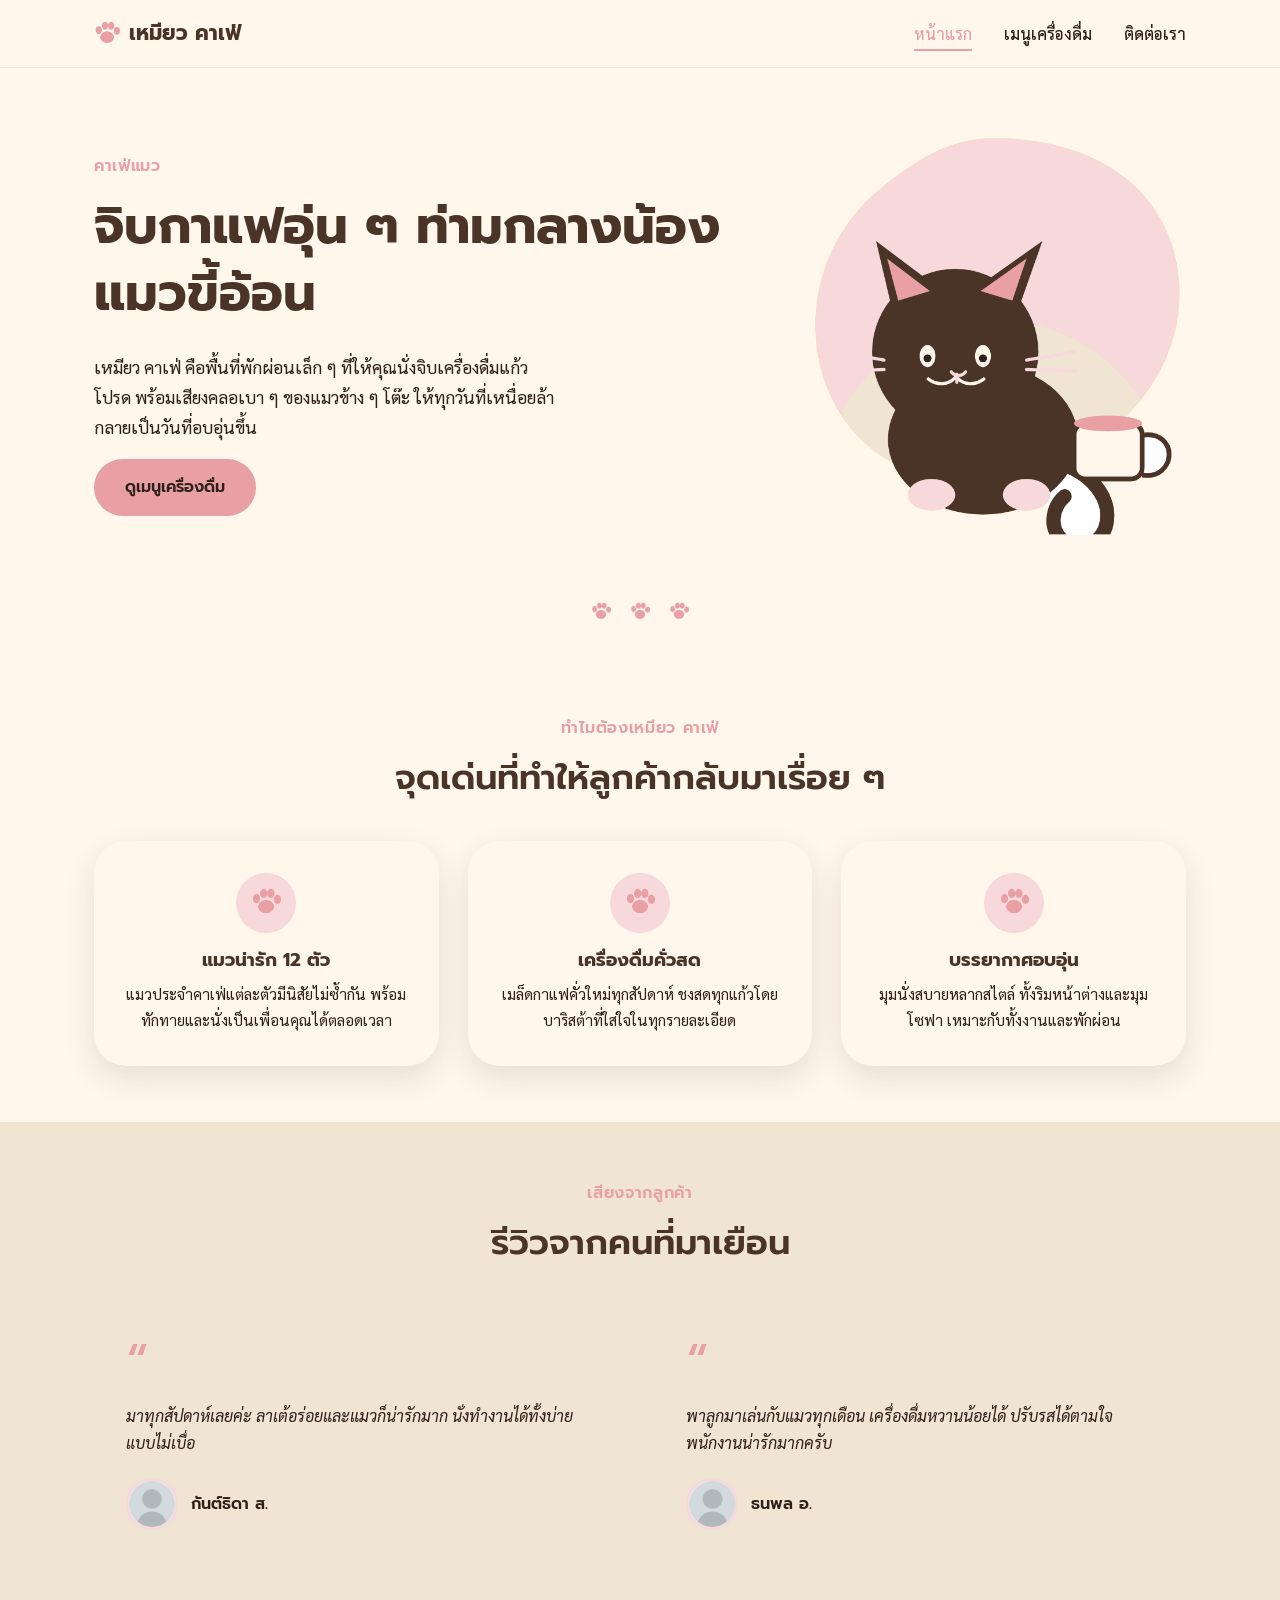
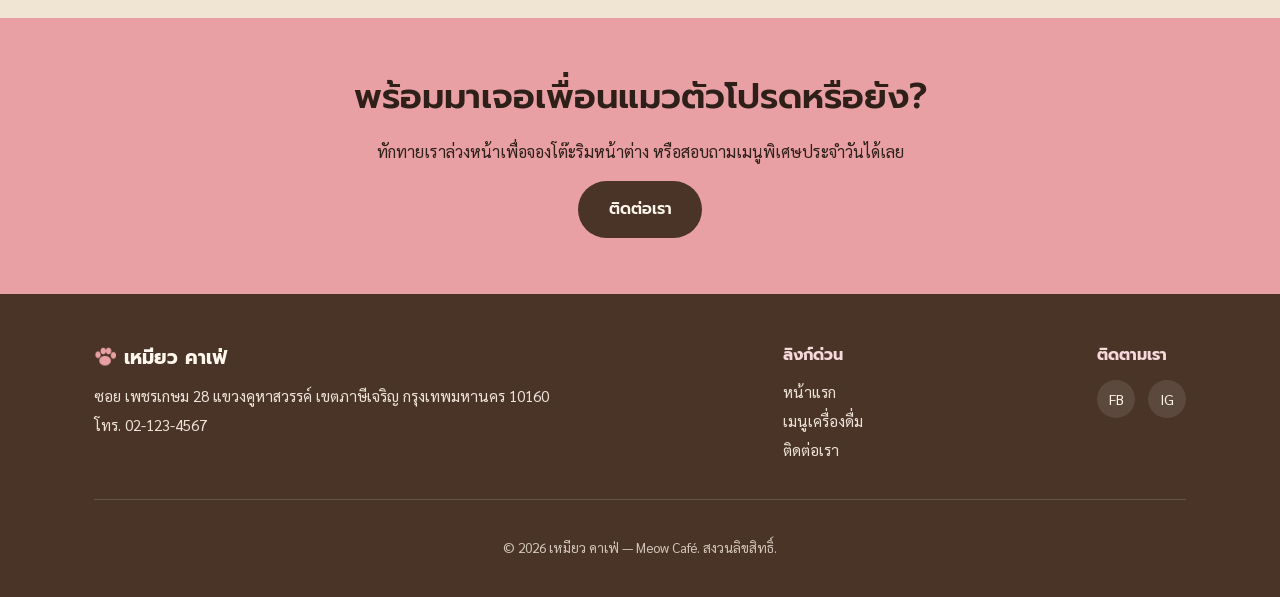
<file: index.html>
<!DOCTYPE html>
<html lang="th">
<head>
<meta charset="UTF-8">
<meta name="viewport" content="width=device-width, initial-scale=1.0">
<title>เหมียว คาเฟ่ | Meow Café — คาเฟ่แมวสุดอบอุ่น</title>
<link rel="preconnect" href="https://fonts.googleapis.com">
<link href="https://fonts.googleapis.com/css2?family=Prompt:wght@500;600;700&family=Sarabun:wght@400;500;600&display=swap" rel="stylesheet">
<link rel="stylesheet" href="style.css">
</head>
<body>

<header class="site-header">
  <nav class="navbar">
    <a href="index.html" class="brand">
      <img src="image/paw.png" class="paw-icon" alt="">
      เหมียว คาเฟ่
    </a>
    <ul class="nav-links">
      <li><a href="index.html" aria-current="page">หน้าแรก</a></li>
      <li><a href="menu.html">เมนูเครื่องดื่ม</a></li>
      <li><a href="contact.html">ติดต่อเรา</a></li>
    </ul>
  </nav>
</header>

<main>

  <!-- Hero -->
  <section class="hero">
    <div class="hero-copy">
      <span class="eyebrow">คาเฟ่แมว</span>
      <h1>จิบกาแฟอุ่น ๆ ท่ามกลางน้องแมวขี้อ้อน</h1>
      <p>เหมียว คาเฟ่ คือพื้นที่พักผ่อนเล็ก ๆ ที่ให้คุณนั่งจิบเครื่องดื่มแก้วโปรด พร้อมเสียงคลอเบา ๆ ของแมวข้าง ๆ โต๊ะ ให้ทุกวันที่เหนื่อยล้ากลายเป็นวันที่อบอุ่นขึ้น</p>
      <a href="menu.html" class="btn btn-primary">ดูเมนูเครื่องดื่ม</a>
    </div>
    <div class="hero-art">
      <img src="image/Cat.png" alt="ภาพประกอบแมวสีน้ำตาลนั่งข้างถ้วยกาแฟ">
    </div>
  </section>

  <div class="paw-divider">
    <img src="image/paw.png" class="paw-icon" alt="">
    <img src="image/paw.png" class="paw-icon" alt="">
    <img src="image/paw.png" class="paw-icon" alt="">
  </div>

  <!-- Features -->
  <section class="section">
    <div class="wrap">
      <div class="section-head">
        <span class="eyebrow">ทำไมต้องเหมียว คาเฟ่</span>
        <h2>จุดเด่นที่ทำให้ลูกค้ากลับมาเรื่อย ๆ</h2>
      </div>
      <div class="feature-grid">
        <div class="feature-card">
          <div class="feature-icon"><img src="image/paw.png" class="paw-icon" alt=""></div>
          <h3>แมวน่ารัก 12 ตัว</h3>
          <p>แมวประจำคาเฟ่แต่ละตัวมีนิสัยไม่ซ้ำกัน พร้อมทักทายและนั่งเป็นเพื่อนคุณได้ตลอดเวลา</p>
        </div>
        <div class="feature-card">
          <div class="feature-icon"><img src="image/paw.png" class="paw-icon" alt=""></div>
          <h3>เครื่องดื่มคั่วสด</h3>
          <p>เมล็ดกาแฟคั่วใหม่ทุกสัปดาห์ ชงสดทุกแก้วโดยบาริสต้าที่ใส่ใจในทุกรายละเอียด</p>
        </div>
        <div class="feature-card">
          <div class="feature-icon"><img src="image/paw.png" class="paw-icon" alt=""></div>
          <h3>บรรยากาศอบอุ่น</h3>
          <p>มุมนั่งสบายหลากสไตล์ ทั้งริมหน้าต่างและมุมโซฟา เหมาะกับทั้งงานและพักผ่อน</p>
        </div>
      </div>
    </div>
  </section>

  <!-- Testimonials -->
  <section class="section section-cream-deep">
    <div class="wrap">
      <div class="section-head">
        <span class="eyebrow">เสียงจากลูกค้า</span>
        <h2>รีวิวจากคนที่มาเยือน</h2>
      </div>
      <div class="testimonial-grid">
        <article class="testimonial-card">
          <p class="testimonial-quote">มาทุกสัปดาห์เลยค่ะ ลาเต้อร่อยและแมวก็น่ารักมาก นั่งทำงานได้ทั้งบ่ายแบบไม่เบื่อ</p>
          <div class="testimonial-person">
            <img src="image/Profile.png" alt="รูปโปรไฟล์ของกันต์ธิดา">
            <span>กันต์ธิดา ส.</span>
          </div>
        </article>
        <article class="testimonial-card">
          <p class="testimonial-quote">พาลูกมาเล่นกับแมวทุกเดือน เครื่องดื่มหวานน้อยได้ ปรับรสได้ตามใจ พนักงานน่ารักมากครับ</p>
          <div class="testimonial-person">
            <img src="image/Profile.png" alt="รูปโปรไฟล์ของธนพล">
            <span>ธนพล อ.</span>
          </div>
        </article>
      </div>
    </div>
  </section>

  <!-- CTA -->
  <section class="cta-section">
    <h2>พร้อมมาเจอเพื่อนแมวตัวโปรดหรือยัง?</h2>
    <p>ทักทายเราล่วงหน้าเพื่อจองโต๊ะริมหน้าต่าง หรือสอบถามเมนูพิเศษประจำวันได้เลย</p>
    <a href="contact.html" class="btn btn-primary">ติดต่อเรา</a>
  </section>

</main>

<footer class="site-footer">
  <div class="wrap">
    <div class="footer-grid">
      <div class="footer-col">
        <div class="footer-brand">
          <img src="image/paw.png" class="paw-icon" alt="">
          เหมียว คาเฟ่
        </div>
        <p>ซอย เพชรเกษม 28 แขวงคูหาสวรรค์ เขตภาษีเจริญ กรุงเทพมหานคร 10160</p>
        <p>โทร. 02-123-4567</p>
      </div>
      <div class="footer-col">
        <h4>ลิงก์ด่วน</h4>
        <p><a href="index.html">หน้าแรก</a></p>
        <p><a href="menu.html">เมนูเครื่องดื่ม</a></p>
        <p><a href="contact.html">ติดต่อเรา</a></p>
      </div>
      <div class="footer-col">
        <h4>ติดตามเรา</h4>
        <ul class="social-links">
          <li><a href="#" aria-label="Facebook">FB</a></li>
          <li><a href="#" aria-label="Instagram">IG</a></li>
        </ul>
      </div>
    </div>
    <p class="copyright">© 2026 เหมียว คาเฟ่ — Meow Café. สงวนลิขสิทธิ์.</p>
  </div>
</footer>

</body>
</html>
</file>
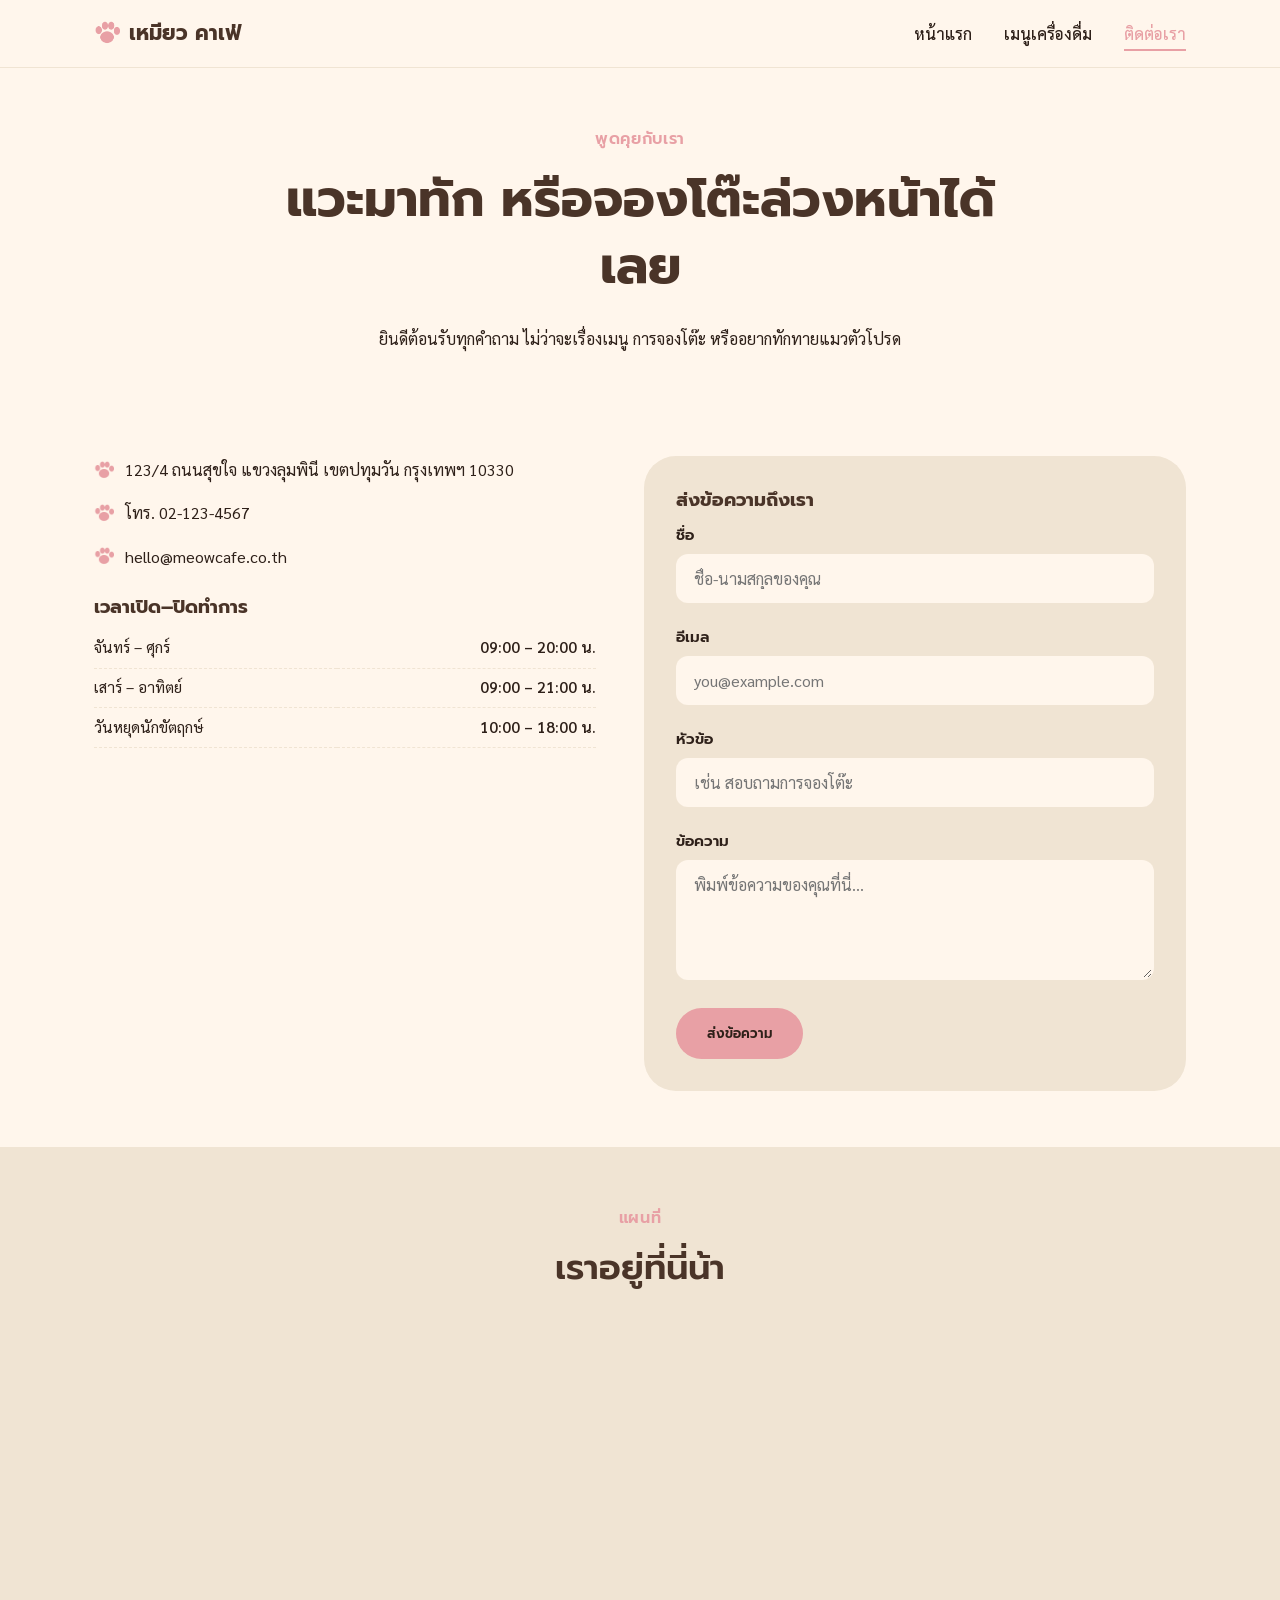
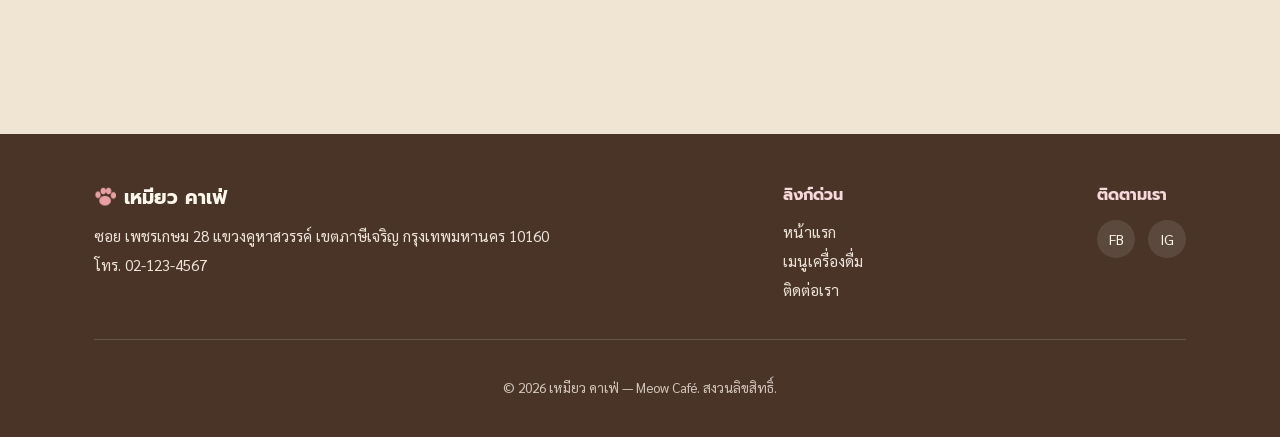
<file: contact.html>
<!DOCTYPE html>
<html lang="th">
<head>
<meta charset="UTF-8">
<meta name="viewport" content="width=device-width, initial-scale=1.0">
<title>ติดต่อเรา | เหมียว คาเฟ่</title>
<link rel="preconnect" href="https://fonts.googleapis.com">
<link href="https://fonts.googleapis.com/css2?family=Prompt:wght@500;600;700&family=Sarabun:wght@400;500;600&display=swap" rel="stylesheet">
<link rel="stylesheet" href="style.css">
</head>
<body>

<header class="site-header">
  <nav class="navbar">
    <a href="index.html" class="brand">
      <img src="image/paw.png" class="paw-icon" alt="">
      เหมียว คาเฟ่
    </a>
    <ul class="nav-links">
      <li><a href="index.html">หน้าแรก</a></li>
      <li><a href="menu.html">เมนูเครื่องดื่ม</a></li>
      <li><a href="contact.html" aria-current="page">ติดต่อเรา</a></li>
    </ul>
  </nav>
</header>

<main>

  <div class="page-header">
    <span class="eyebrow">พูดคุยกับเรา</span>
    <h1>แวะมาทัก หรือจองโต๊ะล่วงหน้าได้เลย</h1>
    <p>ยินดีต้อนรับทุกคำถาม ไม่ว่าจะเรื่องเมนู การจองโต๊ะ หรืออยากทักทายแมวตัวโปรด</p>
  </div>

  <section class="section">
    <div class="wrap">
      <div class="contact-layout">

        <div class="contact-info">
          <ul>
            <li>
              <img src="image/paw.png" class="paw-icon" alt="">
              <span>123/4 ถนนสุขใจ แขวงลุมพินี เขตปทุมวัน กรุงเทพฯ 10330</span>
            </li>
            <li>
              <img src="image/paw.png" class="paw-icon" alt="">
              <span>โทร. 02-123-4567</span>
            </li>
            <li>
              <img src="image/paw.png" class="paw-icon" alt="">
              <span>hello@meowcafe.co.th</span>
            </li>
          </ul>

          <h3>เวลาเปิด–ปิดทำการ</h3>
          <table class="hours-table">
            <tr><td>จันทร์ – ศุกร์</td><td>09:00 – 20:00 น.</td></tr>
            <tr><td>เสาร์ – อาทิตย์</td><td>09:00 – 21:00 น.</td></tr>
            <tr><td>วันหยุดนักขัตฤกษ์</td><td>10:00 – 18:00 น.</td></tr>
          </table>
        </div>

        <form class="contact-form">
          <h3>ส่งข้อความถึงเรา</h3>
          <div class="form-group">
            <label for="name">ชื่อ</label>
            <input type="text" id="name" name="name" placeholder="ชื่อ-นามสกุลของคุณ">
          </div>
          <div class="form-group">
            <label for="email">อีเมล</label>
            <input type="email" id="email" name="email" placeholder="you@example.com">
          </div>
          <div class="form-group">
            <label for="subject">หัวข้อ</label>
            <input type="text" id="subject" name="subject" placeholder="เช่น สอบถามการจองโต๊ะ">
          </div>
          <div class="form-group">
            <label for="message">ข้อความ</label>
            <textarea id="message" name="message" placeholder="พิมพ์ข้อความของคุณที่นี่..."></textarea>
          </div>
          <button type="submit" class="btn btn-primary">ส่งข้อความ</button>
        </form>

      </div>
    </div>
  </section>

  <section class="section section-cream-deep">
    <div class="wrap">
      <div class="section-head">
        <span class="eyebrow">แผนที่</span>
        <h2>เราอยู่ที่นี่น้า</h2>
      </div>
      <iframe
        class="map-frame"
        src="https://www.google.com/maps/embed?pb=!1m18!1m12!1m3!1d299.01411054483236!2d100.46035640488564!3d13.728832572389896!2m3!1f0!2f0!3f0!3m2!1i1024!2i768!4f13.1!3m3!1m2!1s0x30e2995e4b5f1b71%3A0x10da7c1b5f97f00c!2z4Liq4Lin4LiZ4Lir4Lii4LmI4Lit4Lih4Lin4Lix4LiU4Lii4Liy4LiH!5e1!3m2!1sth!2sth!4v1785080987299!5m2!1sth!2sth"
        title="แผนที่ตั้งของเหมียว คาเฟ่"
        loading="lazy">
      </iframe>
    </div>
  </section>

</main>

<footer class="site-footer">
  <div class="wrap">
    <div class="footer-grid">
      <div class="footer-col">
        <div class="footer-brand">
          <img src="image/paw.png" class="paw-icon" alt="">
          เหมียว คาเฟ่
        </div>
        <p>ซอย เพชรเกษม 28 แขวงคูหาสวรรค์ เขตภาษีเจริญ กรุงเทพมหานคร 10160</p>
        <p>โทร. 02-123-4567</p>
      </div>
      <div class="footer-col">
        <h4>ลิงก์ด่วน</h4>
        <p><a href="index.html">หน้าแรก</a></p>
        <p><a href="menu.html">เมนูเครื่องดื่ม</a></p>
        <p><a href="contact.html">ติดต่อเรา</a></p>
      </div>
      <div class="footer-col">
        <h4>ติดตามเรา</h4>
        <ul class="social-links">
          <li><a href="#" aria-label="Facebook">FB</a></li>
          <li><a href="#" aria-label="Instagram">IG</a></li>
        </ul>
      </div>
    </div>
    <p class="copyright">© 2026 เหมียว คาเฟ่ — Meow Café. สงวนลิขสิทธิ์.</p>
  </div>
</footer>

</body>
</html>
</file>
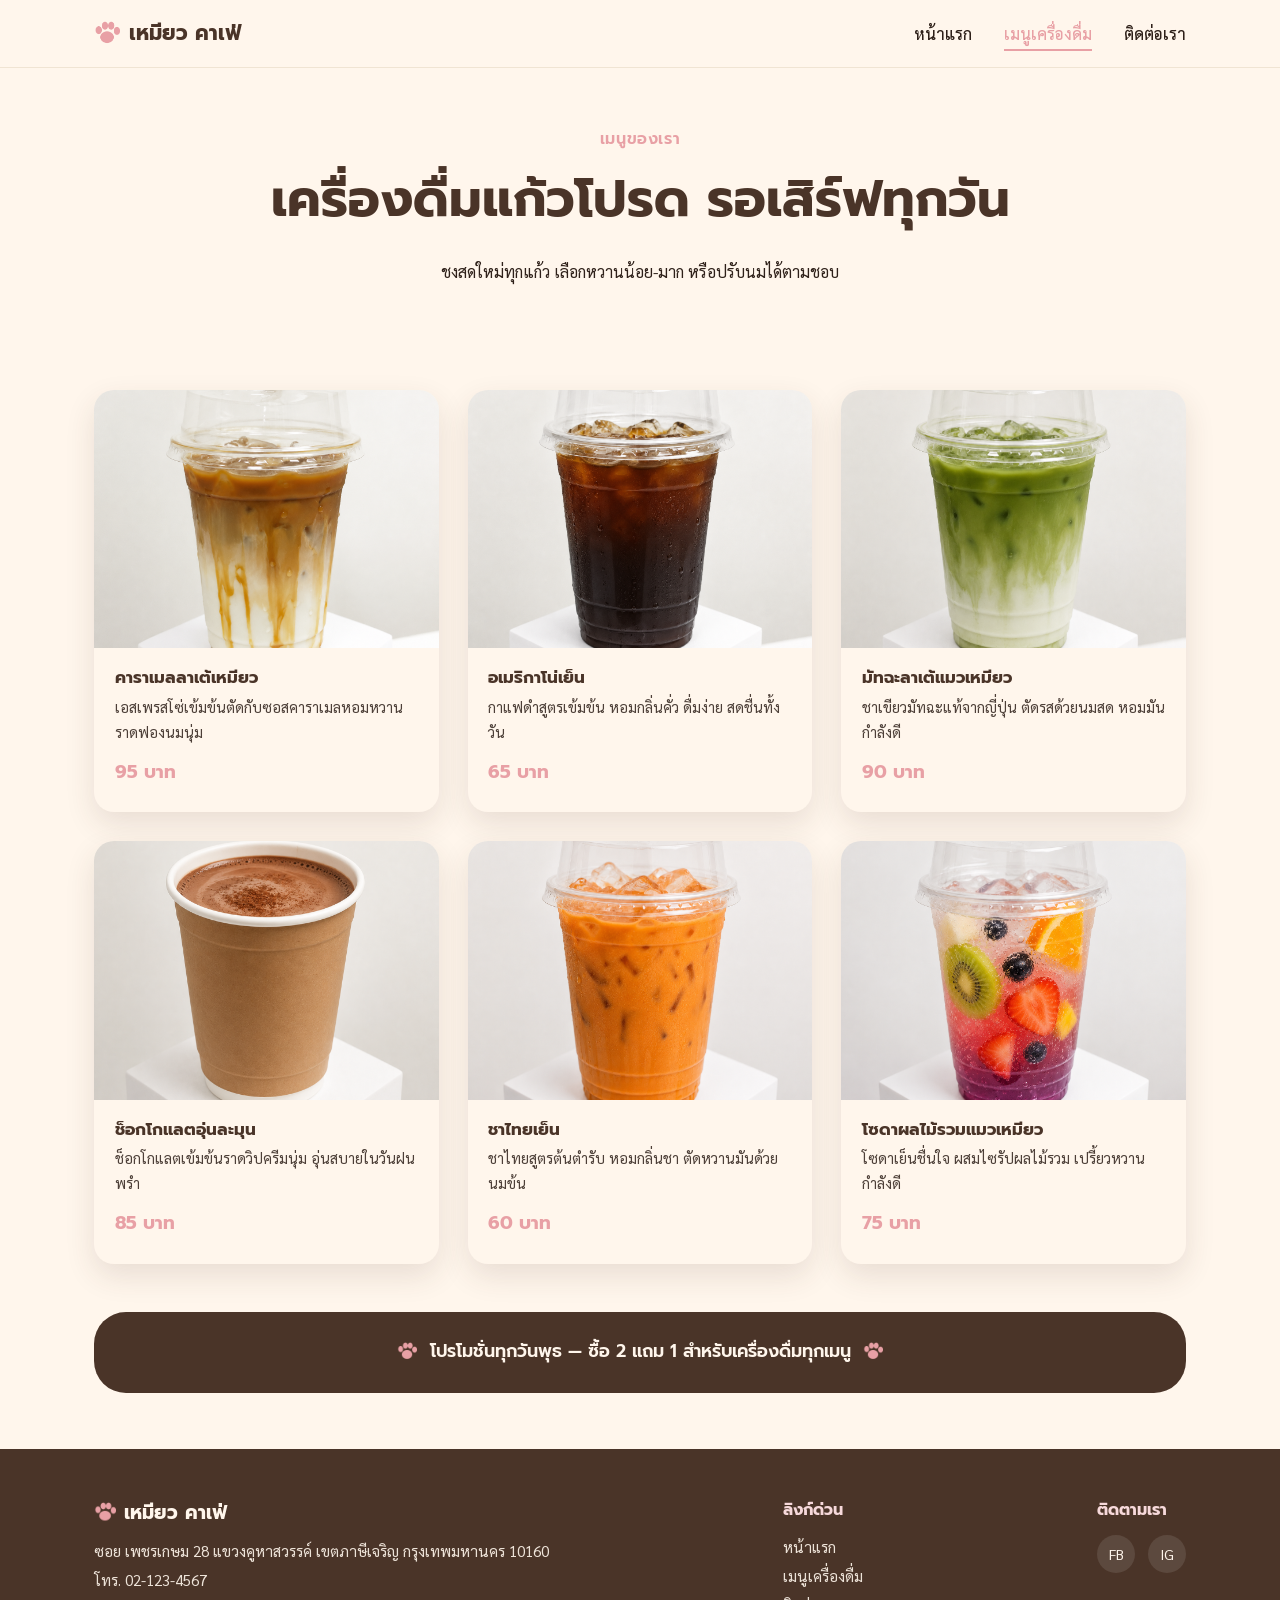
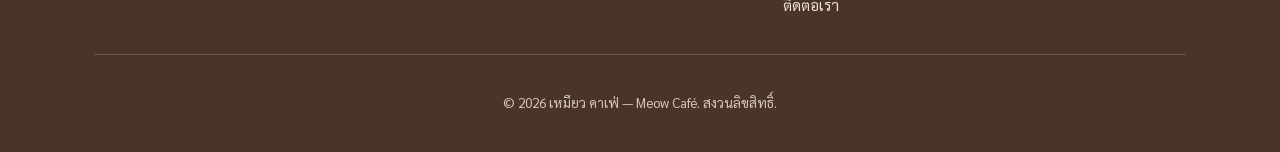
<file: menu.html>
<!DOCTYPE html>
<html lang="th">
<head>
<meta charset="UTF-8">
<meta name="viewport" content="width=device-width, initial-scale=1.0">
<title>เมนูเครื่องดื่ม | เหมียว คาเฟ่</title>
<link rel="preconnect" href="https://fonts.googleapis.com">
<link href="https://fonts.googleapis.com/css2?family=Prompt:wght@500;600;700&family=Sarabun:wght@400;500;600&display=swap" rel="stylesheet">
<link rel="stylesheet" href="style.css">
</head>
<body>

<header class="site-header">
  <nav class="navbar">
    <a href="index.html" class="brand">
      <img src="image/paw.png" class="paw-icon" alt="">
      เหมียว คาเฟ่
    </a>
    <ul class="nav-links">
      <li><a href="index.html">หน้าแรก</a></li>
      <li><a href="menu.html" aria-current="page">เมนูเครื่องดื่ม</a></li>
      <li><a href="contact.html">ติดต่อเรา</a></li>
    </ul>
  </nav>
</header>

<main>

  <div class="page-header">
    <span class="eyebrow">เมนูของเรา</span>
    <h1>เครื่องดื่มแก้วโปรด รอเสิร์ฟทุกวัน</h1>
    <p>ชงสดใหม่ทุกแก้ว เลือกหวานน้อย-มาก หรือปรับนมได้ตามชอบ</p>
  </div>

  <section class="section">
    <div class="wrap">
      <div class="product-grid">

        <article class="product-card">
          <img src="image/Caranel late.png" alt="คาราเมลลาเต้เหมียว เสิร์ฟร้อนพร้อมลายฟองนม">
          <div class="product-body">
            <h3>คาราเมลลาเต้เหมียว</h3>
            <p>เอสเพรสโซ่เข้มข้นตัดกับซอสคาราเมลหอมหวาน ราดฟองนมนุ่ม</p>
            <span class="product-price">95 บาท</span>
          </div>
        </article>

        <article class="product-card">
          <img src="image/Americano.png" alt="อเมริกาโน่เย็น เสิร์ฟในแก้วใส">
          <div class="product-body">
            <h3>อเมริกาโน่เย็น</h3>
            <p>กาแฟดำสูตรเข้มข้น หอมกลิ่นคั่ว ดื่มง่าย สดชื่นทั้งวัน</p>
            <span class="product-price">65 บาท</span>
          </div>
        </article>

        <article class="product-card">
          <img src="image/Mutcha.png" alt="มัทฉะลาเต้แมวเหมียว สีเขียวสดพร้อมลายหน้าแมว">
          <div class="product-body">
            <h3>มัทฉะลาเต้แมวเหมียว</h3>
            <p>ชาเขียวมัทฉะแท้จากญี่ปุ่น ตัดรสด้วยนมสด หอมมันกำลังดี</p>
            <span class="product-price">90 บาท</span>
          </div>
        </article>

        <article class="product-card">
          <img src="image/Hot Choco.png" alt="ช็อกโกแลตอุ่นละมุน ราดวิปครีม">
          <div class="product-body">
            <h3>ช็อกโกแลตอุ่นละมุน</h3>
            <p>ช็อกโกแลตเข้มข้นราดวิปครีมนุ่ม อุ่นสบายในวันฝนพรำ</p>
            <span class="product-price">85 บาท</span>
          </div>
        </article>

        <article class="product-card">
          <img src="image/Thai tea.png" alt="ชาไทยเย็น สีส้มทองพร้อมนมข้น">
          <div class="product-body">
            <h3>ชาไทยเย็น</h3>
            <p>ชาไทยสูตรต้นตำรับ หอมกลิ่นชา ตัดหวานมันด้วยนมข้น</p>
            <span class="product-price">60 บาท</span>
          </div>
        </article>

        <article class="product-card">
          <img src="image/Fruit soda.png" alt="โซดาผลไม้รวมแมวเหมียว สีสันสดใส">
          <div class="product-body">
            <h3>โซดาผลไม้รวมแมวเหมียว</h3>
            <p>โซดาเย็นชื่นใจ ผสมไซรัปผลไม้รวม เปรี้ยวหวานกำลังดี</p>
            <span class="product-price">75 บาท</span>
          </div>
        </article>

      </div>

      <div class="promo-banner">
        <img src="image/paw.png" class="paw-icon" alt="">
        โปรโมชั่นทุกวันพุธ — ซื้อ 2 แถม 1 สำหรับเครื่องดื่มทุกเมนู
        <img src="image/paw.png" class="paw-icon" alt="">
      </div>
    </div>
  </section>

</main>

<footer class="site-footer">
  <div class="wrap">
    <div class="footer-grid">
      <div class="footer-col">
        <div class="footer-brand">
          <img src="image/paw.png" class="paw-icon" alt="">
          เหมียว คาเฟ่
        </div>
        <p>ซอย เพชรเกษม 28 แขวงคูหาสวรรค์ เขตภาษีเจริญ กรุงเทพมหานคร 10160</p>
        <p>โทร. 02-123-4567</p>
      </div>
      <div class="footer-col">
        <h4>ลิงก์ด่วน</h4>
        <p><a href="index.html">หน้าแรก</a></p>
        <p><a href="menu.html">เมนูเครื่องดื่ม</a></p>
        <p><a href="contact.html">ติดต่อเรา</a></p>
      </div>
      <div class="footer-col">
        <h4>ติดตามเรา</h4>
        <ul class="social-links">
          <li><a href="#" aria-label="Facebook">FB</a></li>
          <li><a href="#" aria-label="Instagram">IG</a></li>
        </ul>
      </div>
    </div>
    <p class="copyright">© 2026 เหมียว คาเฟ่ — Meow Café. สงวนลิขสิทธิ์.</p>
  </div>
</footer>

</body>
</html>
</file>
<file: style.css>
:root {
  --cream: #FFF6EC;
  --cream-deep: #F0E4D3;
  --brown: #4A3428;
  --brown-deep: #2E2019;
  --pink: #E8A0A5;
  --pink-light: #F7D9DB;
  --font-display: 'Prompt', sans-serif;
  --font-body: 'Sarabun', sans-serif;
  --radius-blob: 32px;
  --shadow-soft: 0 12px 30px rgba(74, 52, 40, 0.12);
}

* { box-sizing: border-box; }

html { scroll-behavior: smooth; }

body {
  margin: 0;
  background: var(--cream);
  color: var(--brown-deep);
  font-family: var(--font-body);
  font-size: 1rem;
  line-height: 1.7;
}

img { max-width: 100%; display: block; }

a { color: inherit; text-decoration: none; }

h1, h2, h3 {
  font-family: var(--font-display);
  color: var(--brown);
  margin: 0 0 0.5em;
  line-height: 1.3;
}

h1 { font-size: clamp(2.1rem, 4vw, 3.2rem); font-weight: 700; }
h2 { font-size: clamp(1.6rem, 3vw, 2.2rem); font-weight: 600; }

.eyebrow {
  display: inline-block;
  font-family: var(--font-display);
  font-weight: 600;
  color: var(--pink);
  letter-spacing: 0.04em;
  margin-bottom: 0.8rem;
}

.wrap {
  max-width: 1140px;
  margin: 0 auto;
  padding: 0 1.5rem;
}

.paw-icon {
  width: 20px;
  height: 20px;
  color: var(--pink);
  flex-shrink: 0;
}

.paw-divider {
  display: flex;
  justify-content: center;
  gap: 1.2rem;
  padding: 2.2rem 0;
}

.site-header {
  position: sticky;
  top: 0;
  z-index: 10;
  background: var(--cream);
  border-bottom: 1px solid var(--cream-deep);
}

.navbar {
  display: flex;
  align-items: center;
  justify-content: space-between;
  padding: 1rem 1.5rem;
  max-width: 1140px;
  margin: 0 auto;
}

.brand {
  display: flex;
  align-items: center;
  gap: 0.55rem;
  font-family: var(--font-display);
  font-weight: 700;
  font-size: 1.3rem;
  color: var(--brown);
}
.brand .paw-icon { color: var(--pink); width: 26px; height: 26px; }

.nav-links {
  display: flex;
  gap: 2rem;
  list-style: none;
  margin: 0;
  padding: 0;
  font-weight: 500;
}

.nav-links a {
  position: relative;
  padding: 0.3rem 0;
  transition: color 0.2s ease;
}
.nav-links a::after {
  content: "";
  position: absolute;
  left: 0; bottom: -2px;
  width: 0; height: 2px;
  background: var(--pink);
  transition: width 0.25s ease;
}
.nav-links a:hover { color: var(--pink); }
.nav-links a:hover::after,
.nav-links a[aria-current="page"]::after { width: 100%; }
.nav-links a[aria-current="page"] { color: var(--pink); }

.btn {
  display: inline-block;
  font-family: var(--font-display);
  font-weight: 600;
  padding: 0.8rem 1.8rem;
  border-radius: 999px;
  border: 2px solid transparent;
  cursor: pointer;
  transition: transform 0.2s ease, box-shadow 0.2s ease, background 0.2s ease;
}
.btn-primary {
  background: var(--pink);
  color: var(--brown-deep);
}
.btn-primary:hover {
  background: var(--brown);
  color: var(--cream);
  transform: translateY(-3px);
  box-shadow: var(--shadow-soft);
}
.btn-outline {
  background: transparent;
  border-color: var(--brown);
  color: var(--brown);
}
.btn-outline:hover {
  background: var(--brown);
  color: var(--cream);
  transform: translateY(-3px);
}

.hero {
  display: flex;
  align-items: center;
  gap: 3rem;
  padding: 4rem 1.5rem 2rem;
  max-width: 1140px;
  margin: 0 auto;
}
.hero-copy { flex: 1 1 420px; }
.hero-copy p { font-size: 1.1rem; max-width: 46ch; }
.hero-art { flex: 1 1 320px; max-width: 380px; margin: 0 auto; }

.section { padding: 3.5rem 0; }
.section-cream-deep { background: var(--cream-deep); }

.section-head { text-align: center; max-width: 60ch; margin: 0 auto 2.5rem; }

.feature-grid {
  display: grid;
  grid-template-columns: repeat(3, 1fr);
  gap: 1.8rem;
}

.feature-card {
  background: var(--cream);
  border-radius: var(--radius-blob);
  padding: 2rem 1.6rem;
  text-align: center;
  box-shadow: var(--shadow-soft);
}
.feature-icon {
  width: 60px;
  height: 60px;
  margin: 0 auto 1rem;
  background: var(--pink-light);
  border-radius: 50%;
  display: flex;
  align-items: center;
  justify-content: center;
}
.feature-icon .paw-icon { width: 30px; height: 30px; color: var(--brown); }
.feature-card h3 { font-size: 1.15rem; }
.feature-card p { margin: 0; font-size: 0.95rem; }

.testimonial-grid {
  display: flex;
  flex-wrap: wrap;
  gap: 1.8rem;
}
.testimonial-card {
  flex: 1 1 320px;
  background: var(--cream-deep);
  border-radius: var(--radius-blob);
  padding: 2rem;
  position: relative;
}
.testimonial-card::before {
  content: "“";
  font-family: var(--font-display);
  font-size: 3.5rem;
  color: var(--pink);
  line-height: 1;
  display: block;
  margin-bottom: -0.5rem;
}
.testimonial-quote { font-style: italic; margin-bottom: 1.4rem; }
.testimonial-person {
  display: flex;
  align-items: center;
  gap: 0.8rem;
}
.testimonial-person img {
  width: 52px;
  height: 52px;
  border-radius: 50%;
  object-fit: cover;
  border: 3px solid var(--pink-light);
}
.testimonial-person span { font-weight: 600; font-family: var(--font-display); }

.cta-section {
  background: var(--pink);
  color: var(--brown-deep);
  text-align: center;
  padding: 3.5rem 1.5rem;
}
.cta-section h2 { color: var(--brown-deep); }
.cta-section .btn-primary { background: var(--brown); color: var(--cream); }
.cta-section .btn-primary:hover { background: var(--brown-deep); }

.site-footer {
  background: var(--brown);
  color: var(--cream);
  padding: 3rem 0 1.5rem;
}
.footer-grid {
  display: flex;
  flex-wrap: wrap;
  justify-content: space-between;
  gap: 2rem;
  padding-bottom: 2rem;
  border-bottom: 1px solid rgba(255,255,255,0.15);
}
.footer-brand {
  display: flex;
  align-items: center;
  gap: 0.5rem;
  font-family: var(--font-display);
  font-weight: 700;
  font-size: 1.2rem;
  margin-bottom: 0.6rem;
}
.footer-brand .paw-icon { color: var(--pink); width: 22px; height: 22px; }
.footer-col p { margin: 0.2rem 0; font-size: 0.95rem; opacity: 0.9; }
.footer-col h4 {
  font-family: var(--font-display);
  color: var(--pink-light);
  margin: 0 0 0.7rem;
  font-size: 1rem;
}
.social-links {
  display: flex;
  gap: 0.8rem;
  list-style: none;
  padding: 0; margin: 0;
}
.social-links a {
  width: 38px; height: 38px;
  display: flex; align-items: center; justify-content: center;
  background: rgba(255,255,255,0.1);
  border-radius: 50%;
  font-size: 0.9rem;
  transition: background 0.2s ease, transform 0.2s ease;
}
.social-links a:hover { background: var(--pink); transform: translateY(-3px); }
.copyright {
  text-align: center;
  padding-top: 1.4rem;
  font-size: 0.85rem;
  opacity: 0.75;
}

.page-header {
  text-align: center;
  padding: 3.5rem 1.5rem 2rem;
  max-width: 800px;
  margin: 0 auto;
}


.product-grid {
  display: grid;
  grid-template-columns: repeat(3, 1fr);
  gap: 1.8rem;
}
.product-card {
  background: var(--cream);
  border-radius: 20px;
  overflow: hidden;
  box-shadow: var(--shadow-soft);
  transition: transform 0.25s ease, box-shadow 0.25s ease;
}
.product-card:hover {
  transform: translateY(-8px);
  box-shadow: 0 20px 34px rgba(74, 52, 40, 0.2);
}
.product-card img { width: 100%; aspect-ratio: 4/3; object-fit: cover; }
.product-body { padding: 1.2rem 1.3rem 1.5rem; }
.product-body h3 { font-size: 1.05rem; margin-bottom: 0.3rem; }
.product-body p { font-size: 0.92rem; margin: 0 0 0.8rem; opacity: 0.85; }
.product-price {
  font-family: var(--font-display);
  font-weight: 700;
  color: var(--pink);
  font-size: 1.15rem;
}

.promo-banner {
  margin-top: 3rem;
  background: var(--brown);
  color: var(--cream);
  border-radius: var(--radius-blob);
  padding: 1.6rem 2rem;
  display: flex;
  align-items: center;
  justify-content: center;
  gap: 0.8rem;
  text-align: center;
  font-family: var(--font-display);
  font-weight: 600;
  font-size: 1.1rem;
}
.promo-banner .paw-icon { color: var(--pink); }


.contact-layout {
  display: flex;
  flex-wrap: wrap;
  gap: 3rem;
}
.contact-info { flex: 1 1 300px; }
.contact-info ul { list-style: none; padding: 0; margin: 0 0 1.6rem; }
.contact-info li {
  display: flex;
  gap: 0.7rem;
  margin-bottom: 1rem;
  align-items: flex-start;
}
.contact-info li .paw-icon { margin-top: 0.3rem; }
.hours-table { width: 100%; border-collapse: collapse; }
.hours-table td { padding: 0.4rem 0; border-bottom: 1px dashed var(--cream-deep); font-size: 0.95rem; }
.hours-table td:last-child { text-align: right; font-weight: 600; }

.contact-form { flex: 1 1 340px; background: var(--cream-deep); border-radius: var(--radius-blob); padding: 2rem; }
.form-group { margin-bottom: 1.3rem; }
.form-group label {
  display: block;
  font-family: var(--font-display);
  font-weight: 600;
  margin-bottom: 0.4rem;
  font-size: 0.95rem;
}
.form-group input,
.form-group textarea {
  width: 100%;
  padding: 0.75rem 1rem;
  border-radius: 12px;
  border: 2px solid transparent;
  background: var(--cream);
  font-family: var(--font-body);
  font-size: 1rem;
  color: var(--brown-deep);
  transition: border-color 0.2s ease;
}
.form-group input:focus,
.form-group textarea:focus {
  outline: none;
  border-color: var(--pink);
}
.form-group textarea { resize: vertical; min-height: 120px; }

.map-frame {
  border: none;
  width: 100%;
  height: 340px;
  border-radius: var(--radius-blob);
  filter: grayscale(15%);
}


@media (max-width: 860px) {
  .feature-grid, .product-grid { grid-template-columns: repeat(2, 1fr); }
}

@media (max-width: 640px) {
  .navbar { flex-direction: column; gap: 0.8rem; }
  .nav-links { gap: 1.2rem; flex-wrap: wrap; justify-content: center; }
  .hero { flex-direction: column; text-align: center; padding-top: 2.5rem; }
  .hero-copy p { margin-left: auto; margin-right: auto; }
  .feature-grid, .product-grid { grid-template-columns: 1fr; }
  .contact-layout { flex-direction: column; }
}
</file>
